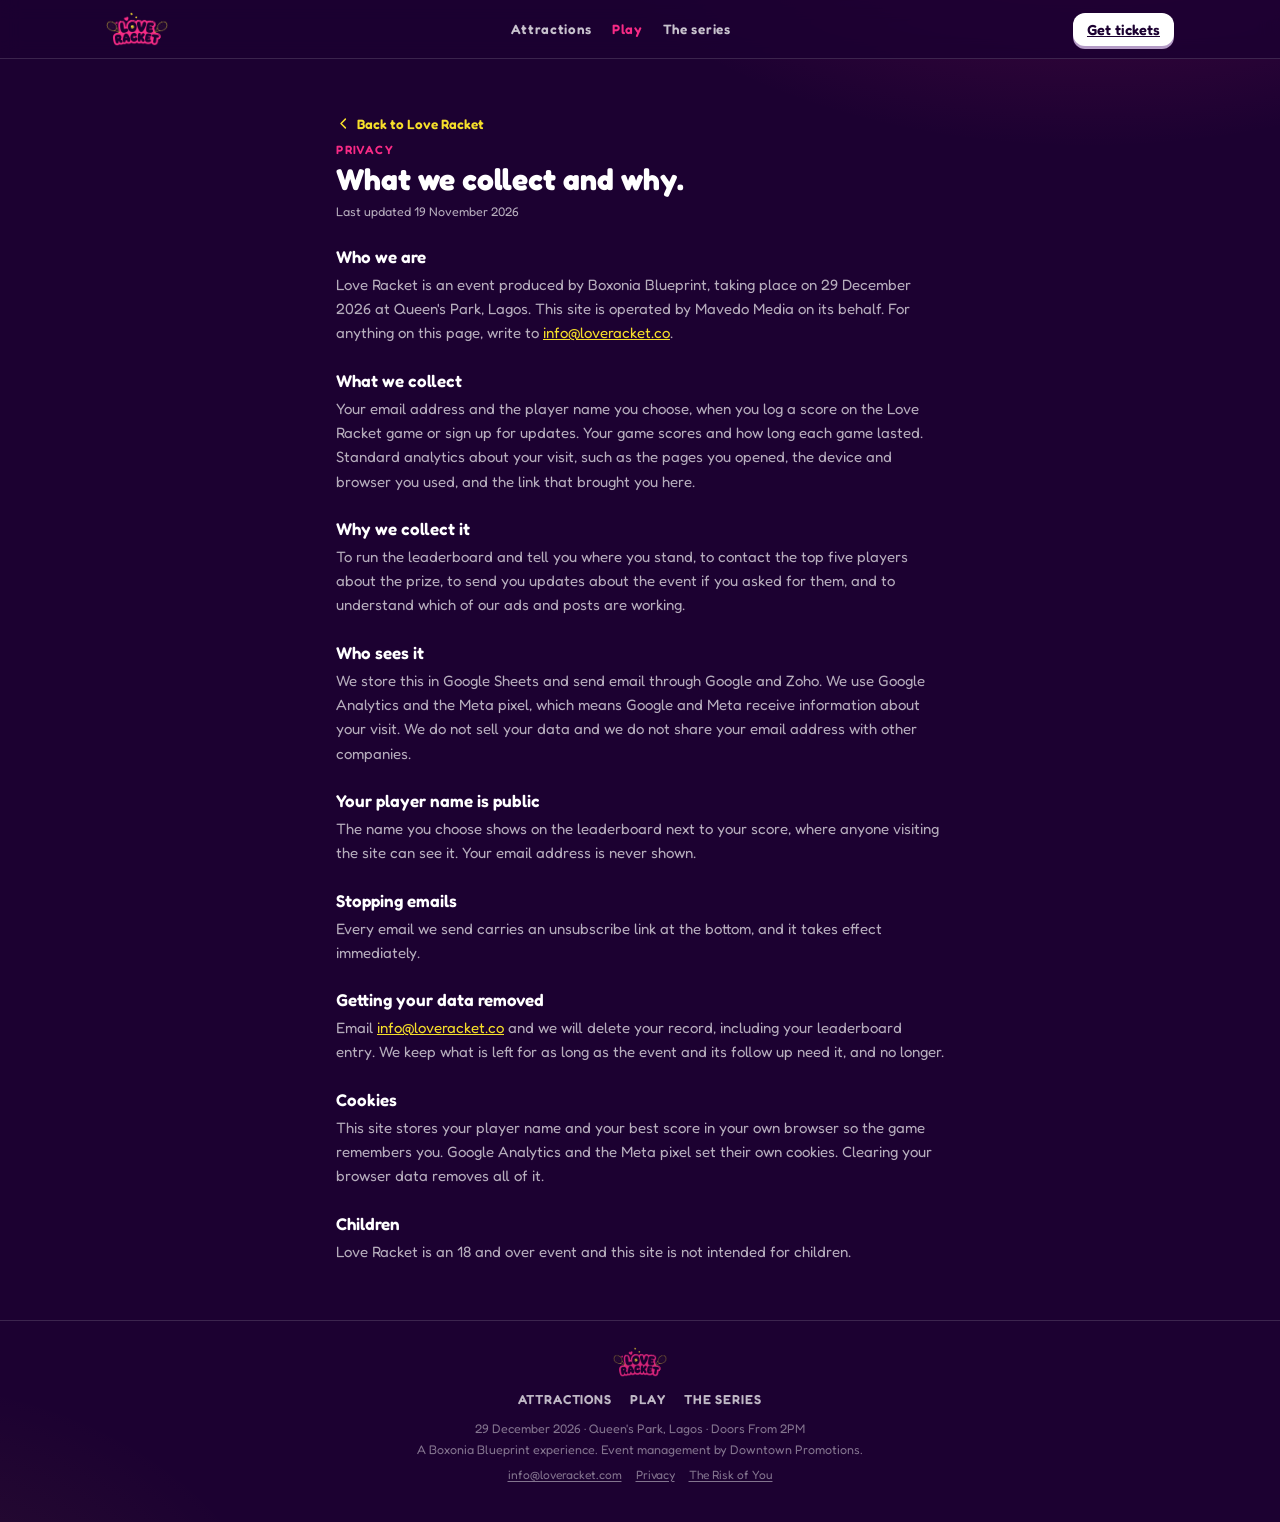
<file: privacy/index.html>
<!DOCTYPE html>
<html lang="en">
<head>
<meta charset="utf-8">
<meta name="viewport" content="width=device-width,initial-scale=1,viewport-fit=cover">
<title>Privacy | Love Racket</title>
<meta name="description" content="What Love Racket collects, why, and how to get it removed.">
<meta name="theme-color" content="#1C0131">
<meta name="robots" content="index,follow">
<link rel="canonical" href="https://loveracket.co/privacy/">
<link rel="icon" href="../assets/favicon.png">
<link rel="preconnect" href="https://fonts.googleapis.com">
<link rel="preconnect" href="https://fonts.gstatic.com" crossorigin>
<link href="https://fonts.googleapis.com/css2?family=Fredoka:wght@500;600;700&display=swap" rel="stylesheet">
<link rel="stylesheet" href="../css/lr.css">
<script>window.LR_BASE = '../';</script>
<script src="../js/config.js"></script>
</head>
<body>

<header class="nav" id="nav"></header>

<main>
  <section class="sec">
    <div class="wrap doc">
      <a class="backlink" href="../index.html">
        <svg width="15" height="15" viewBox="0 0 24 24" fill="none" stroke="currentColor" stroke-width="2.4" stroke-linecap="round" stroke-linejoin="round"><path d="M15 5 8 12l7 7"/></svg>
        Back to Love Racket
      </a>
      <div class="st">Privacy</div>
      <div class="sh">What we collect and why.</div>
      <p class="upd">Last updated 19 November 2026</p>

      <h3>Who we are</h3>
      <p>Love Racket is an event produced by Boxonia Blueprint, taking place on 29 December 2026 at Queen's Park, Lagos. This site is operated by Mavedo Media on its behalf. For anything on this page, write to <a href="mailto:info@loveracket.co">info@loveracket.co</a>.</p>

      <h3>What we collect</h3>
      <p>Your email address and the player name you choose, when you log a score on the Love Racket game or sign up for updates. Your game scores and how long each game lasted. Standard analytics about your visit, such as the pages you opened, the device and browser you used, and the link that brought you here.</p>

      <h3>Why we collect it</h3>
      <p>To run the leaderboard and tell you where you stand, to contact the top five players about the prize, to send you updates about the event if you asked for them, and to understand which of our ads and posts are working.</p>

      <h3>Who sees it</h3>
      <p>We store this in Google Sheets and send email through Google and Zoho. We use Google Analytics and the Meta pixel, which means Google and Meta receive information about your visit. We do not sell your data and we do not share your email address with other companies.</p>

      <h3>Your player name is public</h3>
      <p>The name you choose shows on the leaderboard next to your score, where anyone visiting the site can see it. Your email address is never shown.</p>

      <h3>Stopping emails</h3>
      <p>Every email we send carries an unsubscribe link at the bottom, and it takes effect immediately.</p>

      <h3>Getting your data removed</h3>
      <p>Email <a href="mailto:info@loveracket.co">info@loveracket.co</a> and we will delete your record, including your leaderboard entry. We keep what is left for as long as the event and its follow up need it, and no longer.</p>

      <h3>Cookies</h3>
      <p>This site stores your player name and your best score in your own browser so the game remembers you. Google Analytics and the Meta pixel set their own cookies. Clearing your browser data removes all of it.</p>

      <h3>Children</h3>
      <p>Love Racket is an 18 and over event and this site is not intended for children.</p>
    </div>
  </section>
</main>

<footer id="foot"></footer>

<script src="../js/partials.js"></script>
</body>
</html>
</file>
<file: css/lr.css>
:root{--bg:#1C0131;--bg2:#2A0649;--pink:#F72A85;--pinkd:#A9105A;--yellow:#F6DF2A;--yellowd:#B39C00;--green:#3BE08B;--red:#FF4A4A;--muted:rgba(255,255,255,.68);--line:rgba(255,255,255,.14)}
*{box-sizing:border-box;margin:0;padding:0}
html,body{background:var(--bg);color:#fff;font-family:Fredoka,"Trebuchet MS",system-ui,sans-serif;-webkit-font-smoothing:antialiased}
body{min-height:100vh;overflow-x:hidden;background:radial-gradient(900px 500px at 85% -10%,rgba(247,42,133,.22),transparent 60%),radial-gradient(700px 500px at -10% 110%,rgba(246,223,42,.08),transparent 60%),var(--bg)}
a{color:inherit}
.wrap{max-width:1060px;margin:0 auto;padding:18px 16px 36px}

/* layout */
html{scroll-behavior:smooth}
.wrap{max-width:1100px;margin:0 auto;padding:0 16px}
.nav{position:sticky;top:0;z-index:20;background:rgba(28,1,49,.82);backdrop-filter:blur(10px);-webkit-backdrop-filter:blur(10px);border-bottom:1px solid var(--line)}
.nav .wrap{display:flex;align-items:center;justify-content:space-between;height:58px}
.nav img{height:34px;width:auto;display:block}
.nav .btn{padding:8px 14px;font-size:14.5px;box-shadow:0 3px 0 var(--yellowd)}
.sec{padding:56px 0}
.st{font-size:12px;font-weight:600;letter-spacing:.14em;text-transform:uppercase;color:var(--pink);margin-bottom:6px}
.sh{font-size:clamp(22px,4.4vw,30px);font-weight:700;line-height:1.1}
.sp{color:var(--muted);font-size:15.5px;line-height:1.4;margin-top:6px}

/* party hero */
.hero{position:relative;text-align:center;padding:44px 0 56px;overflow:hidden;min-height:min(86svh,760px);display:flex;align-items:center}
.hero .wrap{position:relative;z-index:2;width:100%}
.hero .logo{display:block;width:min(440px,80vw);height:auto;margin:0 auto 14px;animation:drop .9s cubic-bezier(.2,1.4,.4,1) both}
@keyframes drop{from{transform:translateY(-20px) scale(.92);opacity:0}}
h1{font-weight:700;font-size:clamp(22px,4.6vw,36px);line-height:1.12;max-width:640px;margin:0 auto}
h1 em{font-style:normal;color:var(--yellow)}
.desc{color:var(--muted);font-size:16px;line-height:1.4;margin:8px auto 0;max-width:480px}
.tags{display:flex;flex-wrap:wrap;gap:6px;justify-content:center;margin-top:12px}
.tag{font-size:12.5px;font-weight:600;padding:5px 10px;border-radius:99px;background:rgba(247,42,133,.14);border:1px solid rgba(247,42,133,.42);color:#ffd3e7;white-space:nowrap}
.ctas{display:flex;gap:10px;justify-content:center;flex-wrap:wrap;margin-top:22px}
.ctas .btn{font-size:17px;padding:14px 22px;text-decoration:none;display:inline-flex;align-items:center;gap:8px}
.btn.pk{background:transparent;border:2px solid var(--pink);color:#fff;box-shadow:0 4px 0 var(--pinkd)}
.btn.pk svg{width:18px;height:18px}
.teaser{margin-top:12px;font-size:13.5px;color:var(--muted)}
.teaser b{color:var(--yellow);font-weight:600}
.deco{position:absolute;inset:0;z-index:1;pointer-events:none}
.deco i{position:absolute;display:block;animation:float 6s ease-in-out infinite}
.deco .ball{width:22px;height:22px;border-radius:50%;background:var(--yellow);box-shadow:inset -4px -4px 0 rgba(0,0,0,.12)}
.deco .ht{width:22px;height:22px;background:var(--pink);clip-path:path("M11 20C4 15 0 11 0 6.5 0 3 2.6 0 6 0c2 0 3.6 1 5 2.8C12.4 1 14 0 16 0c3.4 0 6 3 6 6.5C22 11 18 15 11 20z")}
@keyframes float{50%{transform:translateY(-14px) rotate(8deg)}}

/* the day */
.day{display:grid;gap:10px;margin-top:20px}
@media(min-width:760px){.day{grid-template-columns:repeat(3,1fr)}}
.card{border-radius:18px;padding:18px;background:rgba(255,255,255,.04);border:1px solid var(--line);position:relative;overflow:hidden}
.card .tm{font-size:12.5px;font-weight:600;color:var(--yellow);letter-spacing:.06em}
.card h3{font-size:22px;font-weight:700;margin:4px 0 4px}
.card p{font-size:14.5px;color:var(--muted);line-height:1.4}
.card .big{position:absolute;right:-6px;bottom:-18px;font-size:84px;font-weight:700;color:rgba(247,42,133,.1);line-height:1}
.card.play{background:linear-gradient(135deg,rgba(247,42,133,.22),rgba(247,42,133,.05));border-color:rgba(247,42,133,.45)}
.card .jump{margin-top:10px;background:none;border:0;color:var(--yellow);font:600 14px Fredoka,system-ui,sans-serif;cursor:pointer;padding:0;text-decoration:none;display:inline-block}

/* lineup */
.lineup{display:flex;flex-wrap:wrap;gap:8px 18px;margin-top:16px;align-items:baseline}
.lineup span{font-size:clamp(24px,5vw,40px);font-weight:700;line-height:1.1}
.lineup span:nth-child(3n+1){color:var(--yellow)}
.lineup span:nth-child(3n+2){color:#fff}
.lineup span:nth-child(3n){color:var(--pink)}
.host{margin-top:12px;font-size:14.5px;color:var(--muted)}
.host b{color:#fff;font-weight:600}

/* play section */
.playsec{position:relative;background:linear-gradient(180deg,rgba(247,42,133,.08),rgba(247,42,133,.02));border-top:1px solid rgba(247,42,133,.25);border-bottom:1px solid rgba(247,42,133,.25)}
#play{scroll-margin-top:66px}
.pg{display:grid;gap:18px;grid-template-areas:"head" "game" "board";margin-top:2px}
.phead{grid-area:head;text-align:center}
.game{grid-area:game;width:100%;max-width:400px;margin:0 auto}
.board{grid-area:board;width:100%;max-width:400px;margin:0 auto}
@media(min-width:900px){
  .pg{grid-template-columns:400px 1fr;grid-template-areas:"game head" "game board";column-gap:56px;row-gap:22px;align-items:start}
  .phead{text-align:left;align-self:end}
  .board{margin:0;max-width:440px}
}

/* tickets */
.tix{text-align:center;padding:64px 0}
.tix .logo2{width:min(220px,55vw);height:auto;display:block;margin:0 auto 12px}
.tix .btn{margin-top:18px;font-size:17px;padding:14px 26px;text-decoration:none;display:inline-block}

/* buttons + inputs */
.btn{font:600 16px Fredoka,system-ui,sans-serif;border:0;border-radius:12px;padding:12px 18px;cursor:pointer;background:var(--pink);color:#fff;box-shadow:0 4px 0 var(--pinkd);transition:transform .08s,box-shadow .08s;white-space:nowrap}
.btn:active{transform:translateY(3px);box-shadow:0 1px 0 var(--pinkd)}
.btn.y{background:var(--yellow);color:var(--bg);box-shadow:0 4px 0 var(--yellowd)}
.btn.y:active{box-shadow:0 1px 0 var(--yellowd)}
.btn.ghost{background:transparent;border:2px solid rgba(255,255,255,.28);box-shadow:none;padding:10px 16px}
.btn[disabled]{opacity:.5;pointer-events:none}
input{font:500 16px Fredoka,system-ui,sans-serif;color:#fff;background:rgba(255,255,255,.08);border:2px solid rgba(255,255,255,.2);border-radius:12px;padding:12px 14px;min-width:0;flex:1;outline:none}
input::placeholder{color:rgba(255,255,255,.45)}
input:focus{border-color:var(--yellow)}
.row{display:flex;gap:6px;width:100%}

/* game card */
.hud{display:flex;justify-content:space-between;align-items:flex-end;padding:0 4px 8px}
.hud .k{font-size:11px;font-weight:600;letter-spacing:.08em;text-transform:uppercase;color:var(--muted)}
.hud b{display:block;font-size:24px;font-weight:700;line-height:1.05}
#score{color:var(--yellow)}
#mult{color:var(--pink)}
.lives{display:flex;gap:3px;padding-top:3px}
.lives svg{width:20px;height:20px;fill:var(--pink);transition:opacity .2s,transform .2s}
.lives svg.off{opacity:.18;transform:scale(.8)}
.stage{position:relative;width:100%;aspect-ratio:3/4;border-radius:20px;overflow:hidden;background:var(--bg2);box-shadow:0 0 0 2px rgba(247,42,133,.35),0 20px 60px rgba(0,0,0,.45);touch-action:none;user-select:none;-webkit-user-select:none}
canvas{display:block;width:100%;height:100%}
.ov{position:absolute;inset:0;display:flex;flex-direction:column;align-items:center;justify-content:center;text-align:center;padding:22px;transition:opacity .25s}
.ov.hidden{opacity:0;pointer-events:none}
#ovStart{background:linear-gradient(180deg,rgba(28,1,49,.1),rgba(28,1,49,.55) 55%,rgba(28,1,49,.1));cursor:pointer}
#ovStart .go{font-size:30px;font-weight:700;color:var(--yellow);animation:pulse 1.4s ease-in-out infinite}
#ovStart p{font-size:14.5px;color:#fff;max-width:250px;line-height:1.35;margin-top:8px;opacity:.9}
#ovStart .legend{display:flex;gap:12px;justify-content:center;margin-top:12px;font-size:12.5px;font-weight:600}
.legend span{display:flex;align-items:center;gap:4px}
.dot{width:10px;height:10px;border-radius:3px;display:inline-block}
@keyframes pulse{50%{transform:scale(1.06)}}
#ovOver{background:rgba(28,1,49,.88);backdrop-filter:blur(4px);-webkit-backdrop-filter:blur(4px);touch-action:auto;overflow-y:auto;justify-content:center}
#ovOver .k{font-size:11px;font-weight:600;letter-spacing:.1em;text-transform:uppercase;color:var(--muted)}
#oScore{font-size:64px;font-weight:700;line-height:1;color:var(--yellow);margin:2px 0}
#oBest{font-size:14px;color:var(--muted)}
#oBody{width:100%;max-width:300px;margin:16px 0 14px;display:flex;flex-direction:column;gap:10px;align-items:center;font-size:15px;line-height:1.35}
#oBody .hint{color:#fff}
#oBody b{color:var(--yellow);font-weight:600}
#oBody .err{color:#ffb3b3}
#oBody .rank{font-size:20px;font-weight:700;color:#fff}
#oBody .gap{color:var(--muted);font-size:14px}
#oBody .pb{background:var(--yellow);color:var(--bg);font-weight:700;font-size:12px;letter-spacing:.08em;text-transform:uppercase;padding:4px 10px;border-radius:99px}
.loader{display:flex;gap:8px;height:26px;align-items:flex-end}
.loader i{width:12px;height:12px;border-radius:50%;background:var(--yellow);animation:bounce .7s ease-in-out infinite}
.loader i:nth-child(2){animation-delay:.12s}.loader i:nth-child(3){animation-delay:.24s}
@keyframes bounce{50%{transform:translateY(-12px)}}
.who{display:block;font-size:13.5px;color:var(--muted);padding:10px 4px 0;min-height:30px;text-align:center}
.who b{color:#fff;font-weight:600}
.link{background:none;border:0;color:var(--pink);font:600 13.5px Fredoka,system-ui,sans-serif;cursor:pointer;text-decoration:underline;text-underline-offset:2px;padding:0}

/* leaderboard */
.board{background:rgba(255,255,255,.04);border:1px solid var(--line);border-radius:18px;padding:14px 14px 12px}
.bh{display:flex;justify-content:space-between;align-items:center;margin-bottom:8px}
.bh .t{font-size:12px;font-weight:600;letter-spacing:.1em;text-transform:uppercase;color:var(--muted)}
.live{display:flex;align-items:center;gap:6px;font-size:12px;font-weight:600;color:var(--green)}
.live i{width:7px;height:7px;border-radius:50%;background:var(--green);box-shadow:0 0 0 0 rgba(59,224,139,.6);animation:ping 1.6s infinite}
@keyframes ping{70%{box-shadow:0 0 0 7px rgba(59,224,139,0)}100%{box-shadow:0 0 0 0 rgba(59,224,139,0)}}
ol{list-style:none}
ol li,.me{display:flex;align-items:center;gap:10px;padding:8px 10px;border-radius:11px;font-size:15.5px}
ol li:nth-child(odd){background:rgba(255,255,255,.035)}
.rk{width:24px;height:24px;flex:none;display:grid;place-items:center;border-radius:8px;font-size:13px;font-weight:700;background:rgba(255,255,255,.08)}
ol li:nth-child(1) .rk{background:var(--yellow);color:var(--bg)}
ol li:nth-child(2) .rk,ol li:nth-child(3) .rk{background:var(--pink)}
.nm{flex:1;min-width:0;overflow:hidden;text-overflow:ellipsis;white-space:nowrap;font-weight:500}
.sc{font-weight:700;color:var(--yellow)}
li.empty .nm,li.empty .sc{color:rgba(255,255,255,.3);font-weight:500}
li.mine,.me{outline:2px solid var(--pink);outline-offset:-2px}
.me{margin-top:6px}
.me.hidden{display:none}
.prize{margin-top:10px;font-size:14px;line-height:1.35;color:#fff}
.prize b{color:var(--yellow);font-weight:600}
.close{display:flex;justify-content:space-between;gap:8px;margin-top:8px;padding-top:10px;border-top:1px solid var(--line);font-size:13px;color:var(--muted)}
.close b{color:#fff;font-weight:600;font-variant-numeric:tabular-nums}

footer{text-align:center;color:rgba(255,255,255,.45);font-size:12.5px;padding:22px 16px 34px;border-top:1px solid var(--line)}
.demo{position:fixed;left:10px;bottom:10px;background:var(--yellow);color:var(--bg);font-size:12px;font-weight:600;padding:5px 10px;border-radius:99px;z-index:30;white-space:nowrap}
/* ============ ADDITIONS ============ */
/* safe-area gutters so the page clears a phone's system bars */
.wrap{padding-left:max(16px,env(safe-area-inset-left,0px));padding-right:max(16px,env(safe-area-inset-right,0px))}
.nav{top:env(safe-area-inset-top,0px)}
body::before{content:"";position:fixed;inset:0 0 auto;height:env(safe-area-inset-top,0px);z-index:30;background:var(--bg)}

/* hero facts, directly under the proof tags */
.facts{display:flex;flex-wrap:wrap;justify-content:center;gap:0;margin-top:14px;border:1px solid var(--line);border-radius:16px;overflow:hidden;max-width:560px;margin-inline:auto;background:rgba(255,255,255,.04)}
.facts{flex-wrap:nowrap}
.facts div{flex:1 1 0;min-width:0;padding:11px 8px;text-align:center;border-right:1px solid var(--line)}
.facts div:last-child{border-right:0}
.facts .k{display:block;font-size:10.5px;font-weight:600;letter-spacing:.13em;text-transform:uppercase;color:var(--muted)}
.facts .v{display:block;font-size:16px;font-weight:700;color:#fff;margin-top:3px;line-height:1.2}
/* three across at every width, never stacked */
@media(max-width:470px){
  .facts div{padding:10px 6px}
  .facts .k{font-size:9px;letter-spacing:.1em}
  .facts .v{font-size:13.5px;line-height:1.18}
}

/* the two hero buttons stay side by side at every width too */
.ctas{flex-wrap:nowrap;align-items:stretch}
.ctas .btn{display:inline-flex;align-items:center;justify-content:center}
@media(max-width:470px){
  .ctas{gap:8px}
  .ctas .btn{font-size:14px;padding:12px 13px;gap:6px}
  .ctas .btn.pk svg{width:15px;height:15px}
}

/* lineup, 4:5 cards on a horizontal rail */
.acts{display:flex;gap:10px;overflow-x:auto;scroll-snap-type:x proximity;margin-top:16px;padding-bottom:10px;
  margin-inline:calc(max(16px,env(safe-area-inset-left,0px)) * -1) calc(max(16px,env(safe-area-inset-right,0px)) * -1);
  padding-inline:max(16px,env(safe-area-inset-left,0px)) max(16px,env(safe-area-inset-right,0px));
  scrollbar-width:thin;scrollbar-color:rgba(255,255,255,.2) transparent}
.acts::-webkit-scrollbar{height:6px}
.acts::-webkit-scrollbar-thumb{background:rgba(255,255,255,.2);border-radius:99px}
.act{flex:0 0 164px;scroll-snap-align:start;border-radius:16px;overflow:hidden;background:var(--bg2);border:1px solid var(--line);position:relative}
.act .ph{position:relative;aspect-ratio:4/5;background:linear-gradient(150deg,rgba(247,42,133,.4),rgba(246,223,42,.16));display:grid;place-items:center;overflow:hidden}
.act .ph img{position:absolute;inset:0;width:100%;height:100%;object-fit:cover;display:block}
.act .ini{font-size:46px;font-weight:700;color:rgba(255,255,255,.3);line-height:1}
.act .cap{padding:10px 12px 12px}
.act .nm{font-size:16px;font-weight:700;line-height:1.15}
.act .rl{font-size:11.5px;font-weight:600;letter-spacing:.07em;text-transform:uppercase;color:var(--yellow);margin-top:3px}
.act.host .rl{color:var(--green)}
.railnote{font-size:12.5px;color:var(--muted);margin-top:2px}

/* newsletter */
.news{border:1px solid var(--line);border-radius:20px;padding:26px 20px;background:linear-gradient(160deg,rgba(246,223,42,.08),rgba(255,255,255,.03));text-align:center;max-width:620px;margin:20px auto 0}
.news form{display:flex;gap:6px;margin-top:14px;max-width:420px;margin-inline:auto}
.news .chk{display:flex;gap:8px;align-items:flex-start;justify-content:center;margin-top:12px;font-size:13.5px;color:var(--muted);text-align:left;max-width:360px;margin-inline:auto}
.news .chk input{flex:none;width:17px;height:17px;min-width:0;accent-color:var(--pink);margin-top:2px;padding:0;border-radius:5px}

/* Risk of You cross promo */
.troy{background:#0A0A0A;border:1px solid #23230F;border-radius:20px;overflow:hidden;display:grid;grid-template-columns:1fr 1fr;margin-top:18px}
.troy .t{padding:26px 22px;display:flex;flex-direction:column;gap:11px;align-items:flex-start;justify-content:center}
.troy .t .sig{display:flex;align-items:center;gap:12px;flex-wrap:wrap;margin-top:3px}
.troy .t .sig img{width:auto;height:auto;max-height:46px;max-width:120px;flex:none}
.troy .t h3{font-size:clamp(21px,3.4vw,28px);font-weight:700;line-height:1.08;color:#D9E021}
.troy .t p{font-size:14.5px;color:#9C9C8E;line-height:1.4}
.troy .btn{background:#D9E021;color:#0A0A0A;box-shadow:0 4px 0 #8E9400}
.troy .btn:active{box-shadow:0 1px 0 #8E9400}
.troy{align-items:stretch}
.troy .pic{position:relative;min-height:210px;background:#140023}
.troy .pic img{position:absolute;inset:0;width:100%;height:100%;object-fit:cover;object-position:center 32%;display:block}
@media(max-width:720px){.troy{grid-template-columns:1fr}.troy .pic{min-height:170px;order:-1}}

/* event layer, replaces thank-you pages */
.layer{position:fixed;inset:0;z-index:60;display:none;align-items:center;justify-content:center;padding:18px;
  padding-top:max(18px,env(safe-area-inset-top,0px));padding-bottom:max(18px,env(safe-area-inset-bottom,0px));
  background:rgba(12,0,22,.76);backdrop-filter:blur(6px);-webkit-backdrop-filter:blur(6px)}
.layer.on{display:flex}
.layer .box{background:var(--bg2);border:1px solid rgba(247,42,133,.4);border-radius:22px;padding:30px 24px 26px;max-width:380px;width:100%;text-align:center;
  box-shadow:0 24px 70px rgba(0,0,0,.6);animation:pop .3s cubic-bezier(.2,1.3,.4,1) both;max-height:100%;overflow-y:auto}
@keyframes pop{from{transform:translateY(14px) scale(.95);opacity:0}}
.layer .ic{width:56px;height:56px;border-radius:50%;background:var(--yellow);display:grid;place-items:center;margin:0 auto 12px}
.layer h3{font-size:23px;font-weight:700;line-height:1.14}
.layer p{font-size:14.5px;color:var(--muted);line-height:1.4;margin-top:7px}
.layer .btn{margin-top:16px}
.layer .x{background:none;border:0;color:var(--muted);font:600 13.5px Fredoka,system-ui,sans-serif;cursor:pointer;margin-top:10px;display:block;width:100%;text-decoration:underline;text-underline-offset:2px}

/* footer nav, same links as the top bar */
footer{border-top:1px solid var(--line);padding:26px 16px 40px;
  padding-bottom:max(40px,env(safe-area-inset-bottom,0px))}
footer .fnav{display:flex;gap:18px;justify-content:center;flex-wrap:wrap;margin-bottom:14px}
footer .fnav a{font-size:13px;font-weight:600;letter-spacing:.07em;text-transform:uppercase;color:rgba(255,255,255,.72);text-decoration:none}
footer .fnav a:hover{color:var(--yellow)}
footer .fl{display:flex;gap:14px;justify-content:center;flex-wrap:wrap;margin-top:10px;font-size:12px}
footer .fl a{color:rgba(255,255,255,.45);text-decoration:underline;text-underline-offset:2px}
footer .fl a:hover{color:#fff}
footer .lgf{height:30px;width:auto;margin:0 auto 14px;display:block;opacity:.85}

/* play page */
.playpage .pg{margin-top:4px}
.backlink{display:inline-flex;align-items:center;gap:6px;font-size:13.5px;font-weight:600;color:var(--muted);text-decoration:none;margin-bottom:10px}
.backlink:hover{color:var(--yellow)}
.rules{display:grid;gap:8px;margin-top:16px}
.rules div{display:flex;gap:10px;align-items:flex-start;font-size:14.5px;color:var(--muted);line-height:1.4}
.rules b{color:#fff;font-weight:600}
.rules .d{width:12px;height:12px;border-radius:4px;flex:none;margin-top:4px}
@media (prefers-reduced-motion:reduce){*{animation:none!important;transition:none!important}}

/* nav links, the top bar now carries the same set as the footer */
.navlinks{display:flex;gap:20px;align-items:center}
.navlinks a{font-size:13.5px;font-weight:600;letter-spacing:.05em;color:rgba(255,255,255,.76);text-decoration:none;white-space:nowrap}
.navlinks a:hover{color:var(--yellow)}
.navlinks a.np{color:var(--pink)}
.navlinks a.np:hover{color:var(--yellow)}
@media(max-width:860px){.navlinks{display:none}}

/* document pages: privacy, 404 */
.doc{max-width:640px}
.doc .upd{font-size:12.5px;color:var(--muted);margin-top:6px}
.doc h3{font-family:Fredoka,system-ui,sans-serif;font-size:17px;font-weight:600;margin:24px 0 6px;color:#fff}
.doc p{font-size:15px;line-height:1.62;color:var(--muted)}
.doc a{color:var(--yellow)}
.nf{text-align:center;padding:70px 0 90px}
.nf .big{font-family:Fredoka,system-ui,sans-serif;font-size:clamp(56px,16vw,120px);font-weight:700;line-height:1;color:var(--yellow)}
.nf .sh{margin-top:6px}
.nf .ctas{margin-top:20px}

/* image slot: shows its path until the file is dropped in, then fills itself */
[data-slot]{position:relative;background:#140023}
[data-slot]::after{content:attr(data-slot);position:absolute;inset:0;display:grid;place-items:center;
  font-family:Fredoka,system-ui,sans-serif;font-size:11px;letter-spacing:.1em;color:rgba(255,255,255,.3);
  border:1px dashed rgba(255,255,255,.16);border-radius:inherit;text-align:center;padding:12px;pointer-events:none}
[data-slot]:has(img[src]){background:none}
[data-slot]:has(img[src])::after{display:none}

/* ── One screenful of game on a phone ──────────────────────────────────
   Tapping Play scrolls to the game card rather than the heading above it, so
   the HUD lands under the nav and the court runs down to just short of the
   bottom edge.

   The four numbers below are the only tuning knobs, and js/config.js can
   override every one of them at runtime through LR_CONFIG.COURT. Nothing in
   here needs editing to change the fit.

   The court is locked to 3:4 because the game draws in a fixed 360x480 space
   and scales by width: a taller box would leave the play area floating in the
   top portion, and a different play area would make phone scores incomparable
   with desktop ones on the same leaderboard. Height therefore comes from
   width, and the only way to fill more screen is to let it go wider.

   svh rather than vh so the browser's own bars are already accounted for and
   the court never ends up behind them. The vh line is the fallback. */
:root {
  --court-side: 8px;    /* how close the court gets to each screen edge */
  --court-gap:  18px;   /* breathing room under the court */
  --court-nav:  54px;   /* the sticky nav's height */
  --court-hud:  52px;   /* the score / chemistry / lives row */
}
@media (max-width: 760px) {
  .game {
    max-width: none;
    scroll-margin-top: calc(var(--court-nav) + env(safe-area-inset-top, 0px));
    margin-inline: calc(max(16px, env(safe-area-inset-left, 0px)) * -1 + var(--court-side))
                   calc(max(16px, env(safe-area-inset-right, 0px)) * -1 + var(--court-side));
  }
  .stage {
    width: auto;
    margin-inline: auto;
    height: min(
      calc((100vw - (var(--court-side) * 2)) * 4 / 3),
      calc(100vh - var(--court-nav) - var(--court-hud) - var(--court-gap) - env(safe-area-inset-bottom, 0px))
    );
    height: min(
      calc((100vw - (var(--court-side) * 2)) * 4 / 3),
      calc(100svh - var(--court-nav) - var(--court-hud) - var(--court-gap) - env(safe-area-inset-bottom, 0px))
    );
  }
  .hud { padding-inline: calc(var(--court-side) + 4px) }
}

/* ═══ new sections: presents / for who / numbers / cast / road / partners / faq ═══ */
.presents{font-size:13px;font-weight:600;letter-spacing:.18em;text-transform:uppercase;color:var(--muted);margin-bottom:10px}
.forwho{font-size:14px;color:var(--yellow);font-weight:600;margin-top:7px}
.nums{display:flex;gap:26px;flex-wrap:wrap;margin:4px 0 2px}
.nums b{display:block;font-size:30px;font-weight:700;line-height:1;color:#D9E021}
.nums span{display:block;font-size:11px;font-weight:600;letter-spacing:.11em;text-transform:uppercase;color:#9C9C8E;margin-top:5px}
.cast{display:grid;grid-template-columns:repeat(auto-fit,minmax(140px,1fr));gap:10px;margin-top:12px}
.mem .ph{aspect-ratio:4/5;border-radius:16px;overflow:hidden;position:relative;background:var(--bg2);border:1px solid var(--line)}
.mem .ph img{position:absolute;inset:0;width:100%;height:100%;object-fit:cover}
.mem .nm{font-size:16px;font-weight:700;margin-top:9px}
.mem .rl{font-size:12px;font-weight:600;letter-spacing:.09em;text-transform:uppercase;color:var(--yellow);margin-top:2px}
.road{list-style:none;padding:0;margin:16px 0 0;display:flex;flex-direction:column;gap:0}
.road li{position:relative;padding:0 0 22px 28px;border-left:2px solid var(--line)}
.road li.last{border-left-color:transparent;padding-bottom:0}
.road li::before{content:"";position:absolute;left:-8px;top:3px;width:14px;height:14px;border-radius:50%;background:var(--pink);box-shadow:0 0 0 4px var(--bg)}
.road li.last::before{background:var(--yellow)}
.road .when{display:block;font-size:11px;font-weight:600;letter-spacing:.13em;text-transform:uppercase;color:var(--yellow)}
.road b{display:block;font-size:19px;font-weight:700;margin-top:3px}
.road i{display:block;font-style:normal;font-size:14px;color:var(--muted);margin-top:3px;line-height:1.45}
.plogos{display:grid;grid-template-columns:repeat(auto-fit,minmax(110px,1fr));gap:9px;margin-top:16px}
.plogos span{aspect-ratio:16/8;border:1px dashed var(--line);border-radius:12px;display:grid;place-items:center;font-size:11px;letter-spacing:.11em;text-transform:uppercase;color:rgba(255,255,255,.35);background:var(--bg2)}
.faq{margin-top:14px;border-top:1px solid var(--line)}
.faq details{border-bottom:1px solid var(--line)}
.faq summary{padding:15px 2px;font-size:15.5px;font-weight:600;cursor:pointer;list-style:none;display:flex;justify-content:space-between;gap:14px}
.faq summary::-webkit-details-marker{display:none}
.faq summary::after{content:"+";color:var(--yellow);font-size:20px;line-height:1}
.faq details[open] summary::after{content:"\2212"}
.faq p{padding:0 2px 15px;margin:0;font-size:14.5px;color:var(--muted)}

/* ═══ hero restack. Logo 20% smaller, date bar directly under it ═══ */
.hero{padding:34px 0 48px;min-height:min(76svh,660px)}
.hero .logo{width:min(352px,64vw);margin-bottom:12px}
.hero .facts{margin-top:2px;max-width:520px;background:rgba(18,0,32,.46);
  backdrop-filter:blur(6px);-webkit-backdrop-filter:blur(6px);border-color:rgba(255,255,255,.22)}
.hero h1{margin-top:22px}
.hero .desc{margin-top:9px}
.hero .ctas{margin-top:20px;gap:9px}

/* ═══ buttons. White is the primary action across the site ═══ */
.btn.w{background:#fff;color:var(--bg);box-shadow:0 4px 0 #B49BC6}
.btn.w:active{box-shadow:0 1px 0 #B49BC6}
.btn.o{background:transparent;border:2px solid rgba(255,255,255,.5);color:#fff;box-shadow:none}
.btn.o:active{transform:translateY(2px)}
.btn.o svg{width:18px;height:18px}
.nav .btn{background:#fff;color:var(--bg);box-shadow:0 3px 0 #B49BC6}
.nav .btn:active{box-shadow:0 1px 0 #B49BC6}
/* the play button carries a second line so it reads as a game */
.btn.gamebtn{padding-block:9px;text-align:left}
.btn.gamebtn span{display:flex;flex-direction:column;line-height:1.08}
.btn.gamebtn b{font-weight:600;font-size:15px}
.btn.gamebtn i{font-style:normal;font-size:11px;font-weight:500;color:var(--yellow);margin-top:3px}
@media (max-width:760px){ .hero .ctas .btn{flex:0 0 auto;padding-inline:16px} }

/* ═══ photography ═══ */
.hero .shot{position:absolute;inset:0;z-index:0;overflow:hidden}
.hero .shot img{width:100%;height:100%;object-fit:cover;object-position:50% 34%}
.hero .shot::after{content:"";position:absolute;inset:0;
  background:linear-gradient(180deg,rgba(28,1,49,.80) 0%,rgba(28,1,49,.52) 30%,rgba(28,1,49,.70) 62%,rgba(28,1,49,.96) 88%,var(--bg) 100%)}
.hero .desc{text-shadow:0 1px 14px rgba(10,0,20,.75)}

/* the wide scale band under the day steps */
.band{position:relative;margin:26px 0 0;height:min(60vw,320px);overflow:hidden}
.band img{width:100%;height:100%;object-fit:cover;object-position:50% 42%;display:block}
.band .bt{position:absolute;inset:auto 0 0 0;padding:18px 16px 16px;
  background:linear-gradient(180deg,transparent,rgba(16,0,28,.86) 55%)}
.nums2{display:flex;gap:0;max-width:1100px;margin:0 auto;text-align:center}
.nums2 div{flex:1 1 0;border-right:1px solid rgba(255,255,255,.18);padding:0 6px}
.nums2 div:last-child{border-right:0}
.nums2 b{display:block;font-size:clamp(20px,5.4vw,30px);font-weight:700;line-height:1;color:#fff}
.nums2 span{display:block;font-size:10.5px;font-weight:600;letter-spacing:.1em;text-transform:uppercase;color:var(--muted);margin-top:6px}

/* the series still */
.troy .pic{aspect-ratio:4/5;border-radius:18px;overflow:hidden;position:relative;border:1px solid var(--line)}
.troy .pic img{position:absolute;inset:0;width:100%;height:100%;object-fit:cover;object-position:50% 28%}

/* cast lead card */
.lead{display:grid;grid-template-columns:120px 1fr;gap:14px;align-items:center;margin-top:16px;
  background:rgba(255,255,255,.05);border:1px solid var(--line);border-radius:18px;padding:12px}
.lead .ph{aspect-ratio:3/4;border-radius:14px;overflow:hidden;position:relative;background:var(--bg2)}
.lead .ph img{position:absolute;inset:0;width:100%;height:100%;object-fit:cover;object-position:50% 18%}
.lead .nm{font-size:20px;font-weight:700}
.lead .rl{font-size:12px;font-weight:600;letter-spacing:.09em;text-transform:uppercase;color:var(--yellow);margin-top:3px}
.lead .lt p{font-size:14px;line-height:1.45;color:var(--muted);margin-top:8px}

/* ticket block, on tennis felt */
.feltbg{position:relative;overflow:hidden}
.feltbg::before{content:"";position:absolute;inset:0;background:url('../assets/felt.jpg') center/cover;opacity:.92}
.feltbg::after{content:"";position:absolute;inset:0;background:linear-gradient(180deg,rgba(28,1,49,.40),rgba(28,1,49,.58))}
.feltbg .wrap{position:relative;z-index:2}
.feltbg .sh,.feltbg .sp{text-shadow:0 2px 16px rgba(40,0,24,.6)}

/* ═══ homepage restructure ═════════════════════════════════════════ */

/* the logo comes down another 12%, and the photo behind the hero is
   blurred so the type sitting on it is readable rather than competing
   with the detail in the picture */
.hero .logo{width:min(310px,56vw)}
.hero .shot img{filter:blur(13px) saturate(1.1); transform:scale(1.14)}
.hero .shot::after{background:
  radial-gradient(120% 80% at 50% 18%, rgba(28,1,49,.30), rgba(28,1,49,.78) 58%),
  linear-gradient(180deg, rgba(28,1,49,.72) 0%, rgba(28,1,49,.58) 34%, rgba(28,1,49,.80) 70%, rgba(28,1,49,.97) 90%, var(--bg) 100%)}

.sec.flush{border-top:0}
.lede{font-size:16.5px; color:#D5CEDC}
#about .nums2{margin-top:22px; padding:16px 0; border-top:1px solid var(--line); border-bottom:1px solid var(--line)}
#about .nums2 b{color:var(--yellow)}

/* ── how the day goes: three acts joined by a line that draws itself ──
   The connector is a pseudo element on each step, scaled from 0 as the
   step comes into view, so scrolling pulls the arrow from one act to the
   next. With JS off, or reduced motion on, every step is simply visible. */
.flow{list-style:none; margin:22px 0 0; padding:0; counter-reset:none}
.step{position:relative; display:grid; grid-template-columns:44px 1fr; gap:14px; padding-bottom:30px}
.step:last-child{padding-bottom:0}
.step .dot{position:relative; z-index:2; width:44px; height:44px; border-radius:50%;
  display:grid; place-items:center; background:var(--bg2); border:1.5px solid var(--line2);
  font-size:13px; font-weight:700; color:var(--yellow)}
.step:last-child .dot{background:var(--yellow); border-color:var(--yellow); color:#1C0131}
/* the connector */
.step:not(:last-child)::before{content:""; position:absolute; left:21px; top:46px; bottom:10px; width:2px;
  background:linear-gradient(180deg, var(--yellow), rgba(246,223,42,.25));
  transform:scaleY(0); transform-origin:top; transition:transform .55s ease .05s}
/* the arrowhead */
.step:not(:last-child)::after{content:""; position:absolute; left:16px; bottom:4px; width:10px; height:10px;
  border-right:2px solid rgba(246,223,42,.6); border-bottom:2px solid rgba(246,223,42,.6);
  transform:rotate(45deg) scale(0); transition:transform .3s ease .5s}
.step.in::before{transform:scaleY(1)}
.step.in::after{transform:rotate(45deg) scale(1)}
.step .bd{opacity:0; transform:translateY(12px); transition:opacity .5s ease, transform .5s ease}
.step.in .bd{opacity:1; transform:none}
.step .when{display:block; font-size:11px; font-weight:600; letter-spacing:.12em; text-transform:uppercase; color:var(--yellow)}
.step h3{font-size:clamp(19px,4.6vw,24px); font-weight:700; margin:5px 0 0}
.step p{font-size:14.5px; color:var(--muted); margin:7px 0 0; line-height:1.5}
.step .jump{display:inline-block; margin-top:9px}
@media (prefers-reduced-motion:reduce){
  .step .bd{opacity:1; transform:none}
  .step::before{transform:scaleY(1)} .step::after{transform:rotate(45deg) scale(1)}
}
@media (min-width:860px){
  .flow{display:grid; grid-template-columns:repeat(3,1fr); gap:26px}
  .step{grid-template-columns:1fr; padding-bottom:0}
  .step .dot{margin-bottom:14px}
  .step:not(:last-child)::before{left:56px; right:-26px; top:21px; bottom:auto; width:auto; height:2px;
    background:linear-gradient(90deg, var(--yellow), rgba(246,223,42,.25)); transform:scaleX(0); transform-origin:left}
  .step.in:not(:last-child)::before{transform:scaleX(1)}
  .step:not(:last-child)::after{left:auto; right:-24px; top:16px; bottom:auto}
}

/* ── the series still now fills the top of the card ── */
.troy .pic{aspect-ratio:auto; border-radius:0; border:0; min-height:0; order:-1}
.troy .pic img{position:absolute; inset:0; object-position:50% 26%}
@media (max-width:720px){
  .troy{grid-template-columns:1fr}
  .troy .pic{position:relative; aspect-ratio:3/2; min-height:0}
}
@media (min-width:721px){
  .troy{grid-template-columns:1fr 1fr}
  .troy .pic{order:0}
}

/* ── the cast, sliding left to right ── */
.castrail{display:flex; gap:12px; overflow-x:auto; scroll-snap-type:x mandatory;
  margin-top:18px; padding:2px max(16px,env(safe-area-inset-left,0px)) 10px;
  -webkit-overflow-scrolling:touch; scrollbar-width:none}
.castrail::-webkit-scrollbar{display:none}
.cm{flex:0 0 150px; scroll-snap-align:start}
.cm .ph{aspect-ratio:4/5; border-radius:16px; overflow:hidden; position:relative;
  background:var(--bg2); border:1px solid var(--line)}
.cm .ph img{position:absolute; inset:0; width:100%; height:100%; object-fit:cover; object-position:50% 16%}
.cm.soon .ph{display:grid; place-items:center; border-style:dashed}
.cm.soon .ph span{font-size:11px; letter-spacing:.11em; text-transform:uppercase; color:rgba(255,255,255,.34)}
.cm .nm{font-size:15.5px; font-weight:700; margin-top:10px}
.cm .rl{font-size:11.5px; font-weight:600; letter-spacing:.1em; text-transform:uppercase; color:var(--yellow); margin-top:3px}
.cm.soon .nm{color:var(--muted)}
@media (min-width:860px){ .castrail{padding-inline:calc((100vw - min(1100px,100vw - 32px)) / 2)} .cm{flex-basis:178px} }

/* ── two ways in ── */
.two{display:grid; grid-template-columns:1fr; gap:11px; margin-top:18px}
@media (min-width:720px){ .two{grid-template-columns:1fr 1fr} }
.opt{display:block; text-decoration:none; color:inherit; background:var(--bg2);
  border:1px solid var(--line); border-radius:18px; padding:20px 18px; transition:border-color .15s ease, transform .15s ease}
.opt:hover{border-color:var(--yellow); transform:translateY(-2px)}
.opt .ic{display:grid; place-items:center; width:42px; height:42px; border-radius:12px;
  background:rgba(246,223,42,.12); color:var(--yellow); margin-bottom:13px}
.opt .ic svg{width:21px; height:21px}
.opt h3{font-size:19px; font-weight:700; margin:0}
.opt p{font-size:14px; color:var(--muted); margin:7px 0 0; line-height:1.5}
.opt .go{display:inline-block; margin-top:12px; font-size:14px; font-weight:700; color:var(--yellow)}
.opt .go::after{content:" \2192"}
</file>
